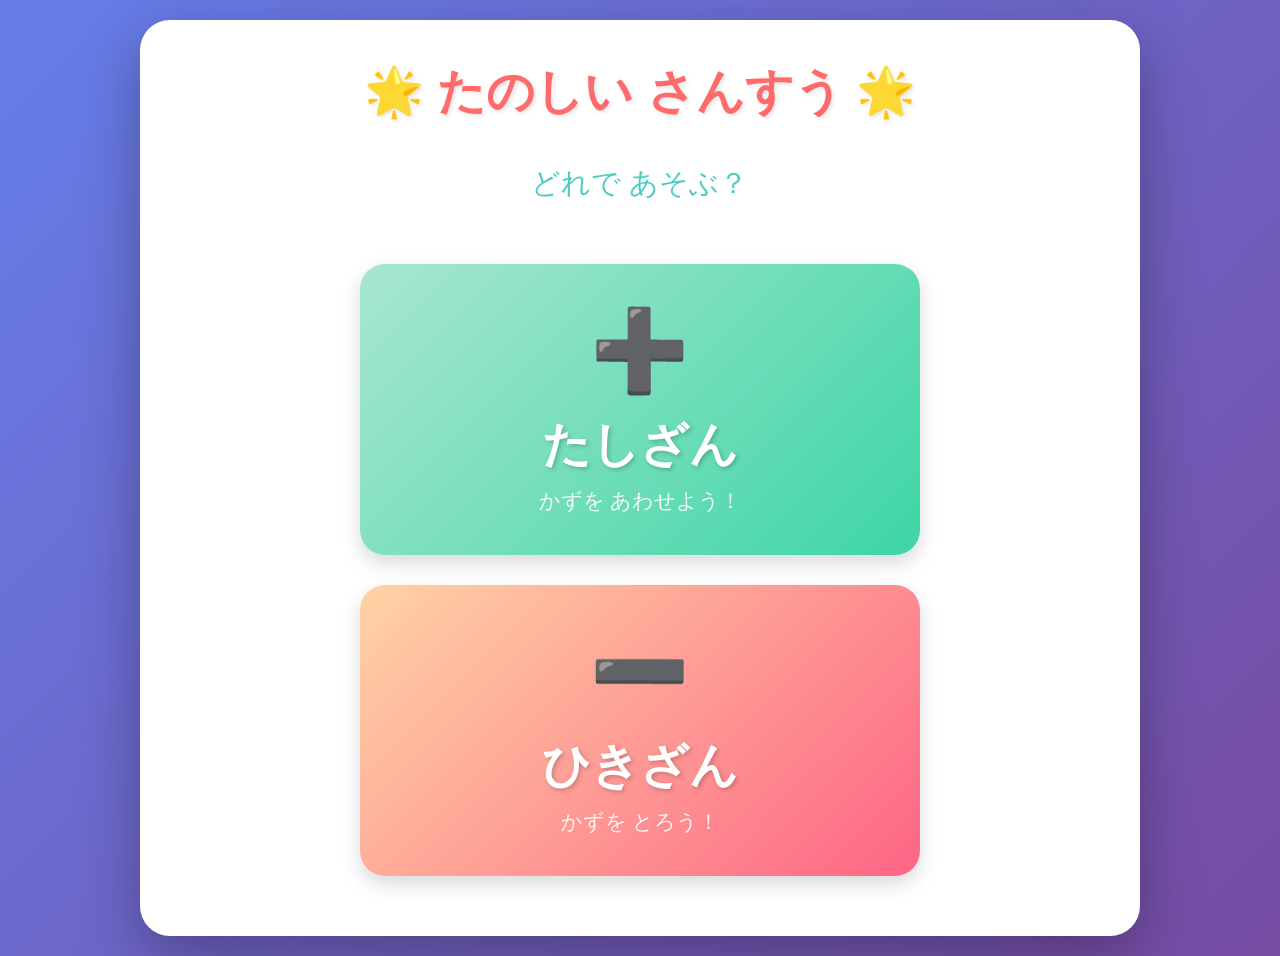
<file: index.html>
<!DOCTYPE html>
<html lang="ja">
<head>
    <meta charset="UTF-8">
    <meta name="viewport" content="width=device-width, initial-scale=1.0">
    <title>たのしい さんすう 🎓</title>
    <link rel="stylesheet" href="style.css">
    <style>
        .operation-selector {
            display: flex;
            flex-direction: column;
            gap: 30px;
            max-width: 600px;
            margin: 0 auto;
            padding: 20px;
        }

        .operation-card {
            display: block;
            text-decoration: none;
            padding: 40px;
            border-radius: 25px;
            text-align: center;
            transition: all 0.3s;
            box-shadow: 0 8px 20px rgba(0, 0, 0, 0.15);
            position: relative;
            overflow: hidden;
        }

        .operation-card:hover {
            transform: translateY(-5px);
            box-shadow: 0 12px 30px rgba(0, 0, 0, 0.25);
        }

        .operation-card:active {
            transform: translateY(-2px);
        }

        .addition-card {
            background: linear-gradient(135deg, #a8e6cf 0%, #3dd5a7 100%);
        }

        .subtraction-card {
            background: linear-gradient(135deg, #ffd3a5 0%, #fd6585 100%);
        }

        .operation-icon {
            font-size: 5em;
            margin-bottom: 15px;
            display: block;
        }

        .operation-title {
            font-size: 3em;
            font-weight: bold;
            color: white;
            margin-bottom: 10px;
            text-shadow: 2px 2px 4px rgba(0, 0, 0, 0.2);
        }

        .operation-description {
            font-size: 1.3em;
            color: rgba(255, 255, 255, 0.9);
        }

        .main-title {
            text-align: center;
            font-size: 3em;
            color: #ff6b6b;
            margin-bottom: 40px;
            text-shadow: 2px 2px 4px rgba(0, 0, 0, 0.1);
            animation: bounce 2s infinite alternate;
        }

        @keyframes bounce {
            from { transform: translateY(0); }
            to { transform: translateY(-10px); }
        }

        .intro-text {
            text-align: center;
            font-size: 1.8em;
            color: #4ecdc4;
            margin-bottom: 40px;
        }

        @media (max-width: 768px) {
            .main-title {
                font-size: 2em;
            }

            .intro-text {
                font-size: 1.4em;
            }

            .operation-title {
                font-size: 2.5em;
            }

            .operation-icon {
                font-size: 4em;
            }

            .operation-description {
                font-size: 1.1em;
            }
        }
    </style>
</head>
<body>
    <div class="container">
        <h1 class="main-title">🌟 たのしい さんすう 🌟</h1>

        <p class="intro-text">どれで あそぶ？</p>

        <div class="operation-selector">
            <a href="addition.html" class="operation-card addition-card">
                <span class="operation-icon">➕</span>
                <div class="operation-title">たしざん</div>
                <div class="operation-description">かずを あわせよう！</div>
            </a>

            <a href="subtraction.html" class="operation-card subtraction-card">
                <span class="operation-icon">➖</span>
                <div class="operation-title">ひきざん</div>
                <div class="operation-description">かずを とろう！</div>
            </a>
        </div>
    </div>
</body>
</html>
</file>
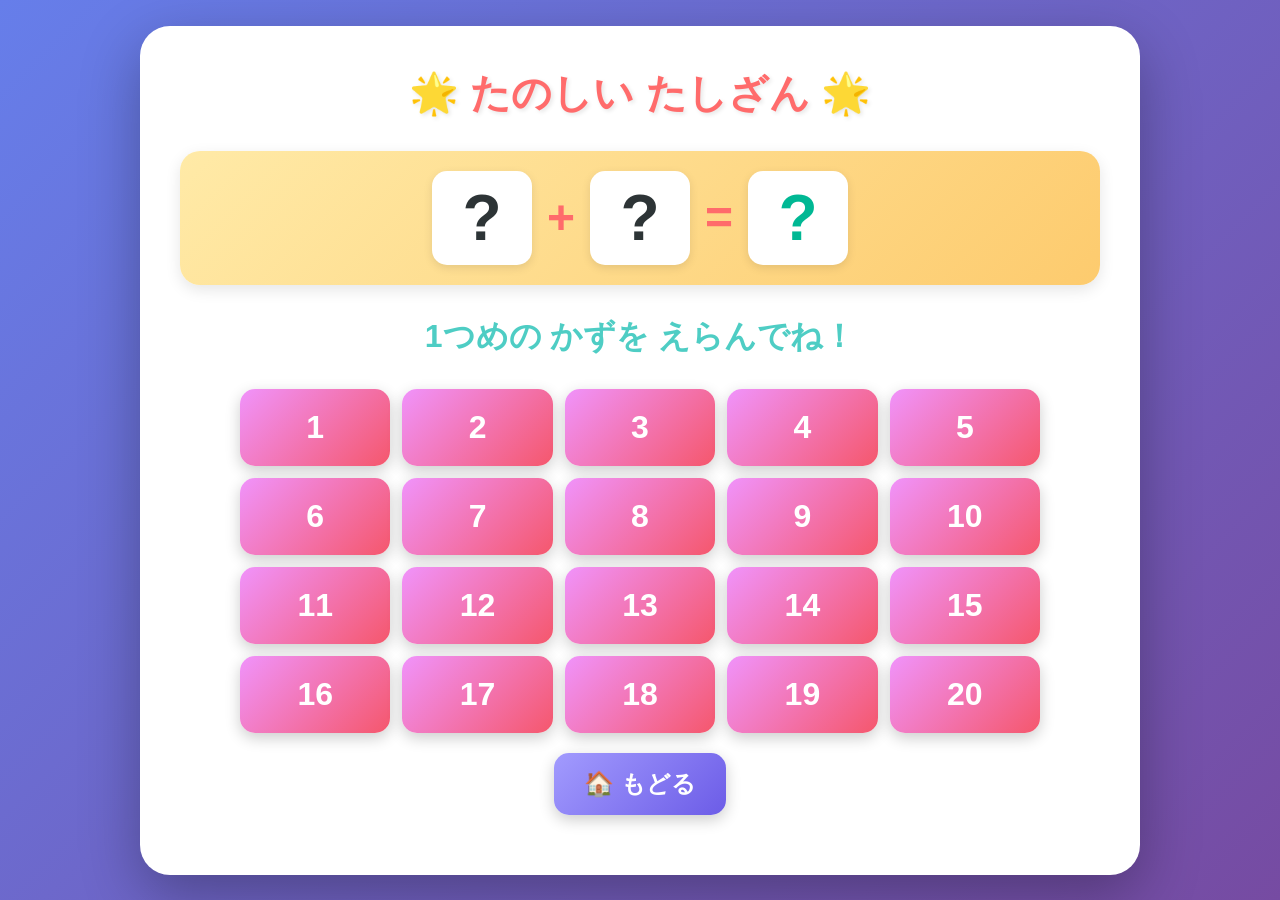
<file: addition.html>
<!DOCTYPE html>
<html lang="ja">
<head>
    <meta charset="UTF-8">
    <meta name="viewport" content="width=device-width, initial-scale=1.0">
    <title>たのしい たしざん 🍎</title>
    <link rel="stylesheet" href="style.css">
</head>
<body>
    <div class="container">
        <h1 class="title">🌟 たのしい たしざん 🌟</h1>

        <!-- 式の表示エリア -->
        <div class="equation-display">
            <span class="equation-num" id="num1">?</span>
            <span class="equation-operator">+</span>
            <span class="equation-num" id="num2">?</span>
            <span class="equation-operator">=</span>
            <span class="equation-result" id="result">?</span>
        </div>

        <!-- Step 1: 数字を選ぶ -->
        <div id="step1" class="step active">
            <h2 class="question" id="questionText">1つめの かずを えらんでね！</h2>
            <div class="number-buttons">
                <button class="num-btn" onclick="selectNumber(1)">1</button>
                <button class="num-btn" onclick="selectNumber(2)">2</button>
                <button class="num-btn" onclick="selectNumber(3)">3</button>
                <button class="num-btn" onclick="selectNumber(4)">4</button>
                <button class="num-btn" onclick="selectNumber(5)">5</button>
                <button class="num-btn" onclick="selectNumber(6)">6</button>
                <button class="num-btn" onclick="selectNumber(7)">7</button>
                <button class="num-btn" onclick="selectNumber(8)">8</button>
                <button class="num-btn" onclick="selectNumber(9)">9</button>
                <button class="num-btn" onclick="selectNumber(10)">10</button>
                <button class="num-btn" onclick="selectNumber(11)">11</button>
                <button class="num-btn" onclick="selectNumber(12)">12</button>
                <button class="num-btn" onclick="selectNumber(13)">13</button>
                <button class="num-btn" onclick="selectNumber(14)">14</button>
                <button class="num-btn" onclick="selectNumber(15)">15</button>
                <button class="num-btn" onclick="selectNumber(16)">16</button>
                <button class="num-btn" onclick="selectNumber(17)">17</button>
                <button class="num-btn" onclick="selectNumber(18)">18</button>
                <button class="num-btn" onclick="selectNumber(19)">19</button>
                <button class="num-btn" onclick="selectNumber(20)">20</button>
            </div>
        </div>

        <!-- Step 2: 視覚的に表示 -->
        <div id="step2" class="step">
            <h2 class="visual-title">これを あわせると...</h2>
            <div class="visual-area">
                <div class="number-group">
                    <div class="number-label" id="label1"></div>
                    <div class="ten-frames" id="frames1"></div>
                </div>

                <div class="plus-sign">➕</div>

                <div class="number-group">
                    <div class="number-label" id="label2"></div>
                    <div class="ten-frames" id="frames2"></div>
                </div>
            </div>

            <button class="calculate-btn" onclick="calculateResult()">
                こたえを みる！ 🎈
            </button>
        </div>

        <!-- Step 3: 結果を表示 -->
        <div id="step3" class="step">
            <div class="result-area">
                <h2 class="answer-label">こたえは...</h2>
                <div class="big-answer" id="bigAnswer"></div>
                <div class="answer-explanation">
                    <div class="ten-frames-result" id="resultFrames"></div>
                </div>
            </div>

            <button class="reset-btn" onclick="resetGame()">
                もういちど やる！ 🎉
            </button>
        </div>

        <!-- ホームに戻るボタン -->
        <div style="text-align: center; margin-top: 20px; padding-bottom: 20px;">
            <a href="index.html" class="home-btn">🏠 もどる</a>
        </div>
    </div>

    <script src="script-addition.js"></script>
</body>
</html>
</file>
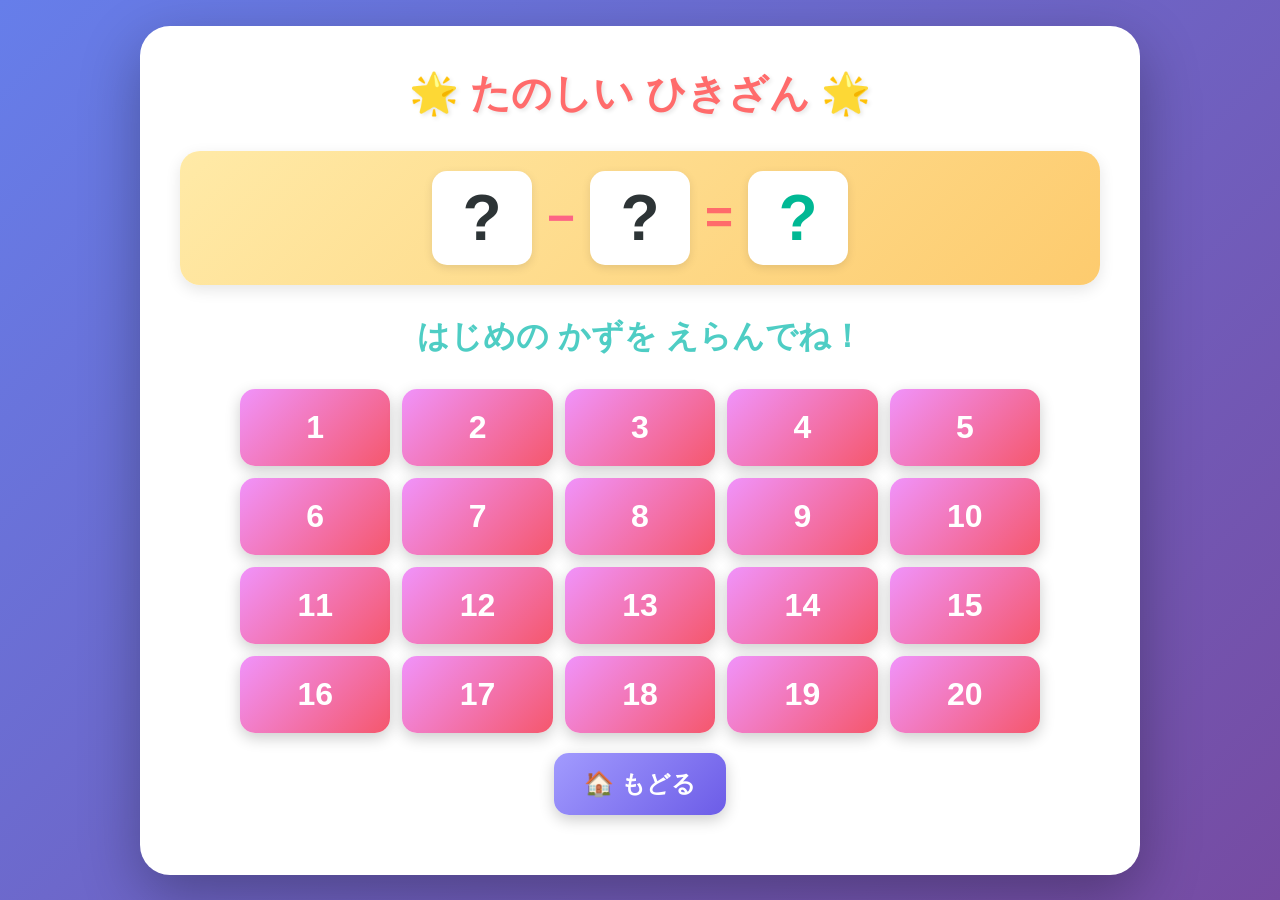
<file: subtraction.html>
<!DOCTYPE html>
<html lang="ja">
<head>
    <meta charset="UTF-8">
    <meta name="viewport" content="width=device-width, initial-scale=1.0">
    <title>たのしい ひきざん 🍎</title>
    <link rel="stylesheet" href="style.css">
    <style>
        /* 引き算専用のスタイル */
        .removed-item {
            opacity: 0.2;
            position: relative;
            filter: grayscale(100%);
        }

        .removed-item::after {
            content: '✕';
            position: absolute;
            top: 50%;
            left: 50%;
            transform: translate(-50%, -50%);
            font-size: 2em;
            color: red;
            font-weight: bold;
        }

        .remaining-item {
            animation: highlight 0.5s;
        }

        @keyframes highlight {
            0%, 100% { transform: scale(1); }
            50% { transform: scale(1.2); }
        }

        .minus-sign {
            font-size: 4em;
            color: #fd6585;
            align-self: center;
            animation: pulse 2s infinite;
        }

        @keyframes pulse {
            0%, 100% { transform: scale(1); }
            50% { transform: scale(1.15); }
        }

        .subtraction-visual {
            display: flex;
            flex-direction: column;
            align-items: center;
            gap: 30px;
        }

        .from-group {
            width: 100%;
        }

        .home-btn {
            display: inline-block;
            padding: 15px 30px;
            background: linear-gradient(135deg, #a29bfe 0%, #6c5ce7 100%);
            color: white;
            text-decoration: none;
            border-radius: 15px;
            font-size: 1.5em;
            font-weight: bold;
            box-shadow: 0 5px 15px rgba(0,0,0,0.2);
            transition: all 0.3s;
        }

        .home-btn:hover {
            transform: scale(1.05);
            box-shadow: 0 8px 20px rgba(0,0,0,0.3);
        }
    </style>
</head>
<body>
    <div class="container">
        <h1 class="title">🌟 たのしい ひきざん 🌟</h1>

        <!-- 式の表示エリア -->
        <div class="equation-display">
            <span class="equation-num" id="num1">?</span>
            <span class="equation-operator" style="color: #fd6585;">−</span>
            <span class="equation-num" id="num2">?</span>
            <span class="equation-operator">=</span>
            <span class="equation-result" id="result">?</span>
        </div>

        <!-- Step 1: 数字を選ぶ -->
        <div id="step1" class="step active">
            <h2 class="question" id="questionText">はじめの かずを えらんでね！</h2>
            <div class="number-buttons">
                <button class="num-btn" onclick="selectNumber(1)">1</button>
                <button class="num-btn" onclick="selectNumber(2)">2</button>
                <button class="num-btn" onclick="selectNumber(3)">3</button>
                <button class="num-btn" onclick="selectNumber(4)">4</button>
                <button class="num-btn" onclick="selectNumber(5)">5</button>
                <button class="num-btn" onclick="selectNumber(6)">6</button>
                <button class="num-btn" onclick="selectNumber(7)">7</button>
                <button class="num-btn" onclick="selectNumber(8)">8</button>
                <button class="num-btn" onclick="selectNumber(9)">9</button>
                <button class="num-btn" onclick="selectNumber(10)">10</button>
                <button class="num-btn" onclick="selectNumber(11)">11</button>
                <button class="num-btn" onclick="selectNumber(12)">12</button>
                <button class="num-btn" onclick="selectNumber(13)">13</button>
                <button class="num-btn" onclick="selectNumber(14)">14</button>
                <button class="num-btn" onclick="selectNumber(15)">15</button>
                <button class="num-btn" onclick="selectNumber(16)">16</button>
                <button class="num-btn" onclick="selectNumber(17)">17</button>
                <button class="num-btn" onclick="selectNumber(18)">18</button>
                <button class="num-btn" onclick="selectNumber(19)">19</button>
                <button class="num-btn" onclick="selectNumber(20)">20</button>
            </div>
        </div>

        <!-- Step 2: 視覚的に表示 -->
        <div id="step2" class="step">
            <h2 class="visual-title">ここから とると...</h2>
            <div class="subtraction-visual">
                <div class="from-group">
                    <div class="number-label" style="text-align: center; font-size: 2.5em; font-weight: bold; color: #ff6b6b; margin-bottom: 15px;">
                        <span id="label1"></span> から <span id="label2"></span> を とる
                    </div>
                    <div class="ten-frames" id="frames1" style="margin: 0 auto;"></div>
                </div>
            </div>

            <button class="calculate-btn" onclick="calculateResult()">
                こたえを みる！ 🎈
            </button>
        </div>

        <!-- Step 3: 結果を表示 -->
        <div id="step3" class="step">
            <div class="result-area">
                <h2 class="answer-label">こたえは...</h2>
                <div class="big-answer" id="bigAnswer"></div>
                <div class="answer-explanation">
                    <p style="font-size: 1.8em; color: #4ecdc4; margin-bottom: 20px;">のこりは これだけ！</p>
                    <div class="ten-frames-result" id="resultFrames"></div>
                </div>
            </div>

            <button class="reset-btn" onclick="resetGame()">
                もういちど やる！ 🎉
            </button>
        </div>

        <!-- ホームに戻るボタン -->
        <div style="text-align: center; margin-top: 20px; padding-bottom: 20px;">
            <a href="index.html" class="home-btn">🏠 もどる</a>
        </div>
    </div>

    <script src="script-subtraction.js"></script>
</body>
</html>
</file>
<file: style.css>
* {
    margin: 0;
    padding: 0;
    box-sizing: border-box;
}

body {
    font-family: 'Arial', 'Comic Sans MS', sans-serif;
    background: linear-gradient(135deg, #667eea 0%, #764ba2 100%);
    min-height: 100vh;
    display: flex;
    justify-content: center;
    align-items: center;
    padding: 20px;
}

.container {
    background: white;
    border-radius: 30px;
    padding: 40px;
    max-width: 1000px;
    width: 100%;
    box-shadow: 0 20px 60px rgba(0, 0, 0, 0.3);
}

.title {
    text-align: center;
    font-size: 2.5em;
    color: #ff6b6b;
    margin-bottom: 20px;
    text-shadow: 2px 2px 4px rgba(0, 0, 0, 0.1);
}

/* 式の表示エリア */
.equation-display {
    display: flex;
    justify-content: center;
    align-items: center;
    gap: 15px;
    margin: 30px 0;
    padding: 20px;
    background: linear-gradient(135deg, #ffeaa7 0%, #fdcb6e 100%);
    border-radius: 20px;
    box-shadow: 0 5px 15px rgba(0, 0, 0, 0.1);
}

.equation-num {
    font-size: 4em;
    font-weight: bold;
    color: #2d3436;
    min-width: 100px;
    text-align: center;
    background: white;
    border-radius: 15px;
    padding: 10px 20px;
    box-shadow: 0 3px 10px rgba(0, 0, 0, 0.1);
}

.equation-operator {
    font-size: 3em;
    font-weight: bold;
    color: #ff6b6b;
}

.equation-result {
    font-size: 4em;
    font-weight: bold;
    color: #00b894;
    min-width: 100px;
    text-align: center;
    background: white;
    border-radius: 15px;
    padding: 10px 20px;
    box-shadow: 0 3px 10px rgba(0, 0, 0, 0.1);
}

.equation-result.revealed {
    animation: celebrate 0.8s;
}

@keyframes celebrate {
    0%, 100% { transform: scale(1) rotate(0deg); }
    25% { transform: scale(1.2) rotate(-5deg); }
    75% { transform: scale(1.2) rotate(5deg); }
}

/* ステップ管理 */
.step {
    display: none;
}

.step.active {
    display: block;
    animation: fadeIn 0.5s;
}

@keyframes fadeIn {
    from { opacity: 0; transform: scale(0.95); }
    to { opacity: 1; transform: scale(1); }
}

/* 質問テキスト */
.question,
.visual-title {
    text-align: center;
    font-size: 2em;
    color: #4ecdc4;
    margin-bottom: 30px;
}

/* 数字ボタン */
.number-buttons {
    display: grid;
    grid-template-columns: repeat(5, 1fr);
    gap: 12px;
    max-width: 800px;
    margin: 0 auto;
}

.num-btn {
    font-size: 2em;
    font-weight: bold;
    padding: 20px;
    border: none;
    border-radius: 15px;
    background: linear-gradient(135deg, #f093fb 0%, #f5576c 100%);
    color: white;
    cursor: pointer;
    transition: all 0.3s;
    box-shadow: 0 5px 15px rgba(0, 0, 0, 0.2);
}

.num-btn:hover {
    transform: scale(1.1);
    box-shadow: 0 8px 25px rgba(0, 0, 0, 0.3);
}

.num-btn:active {
    transform: scale(0.95);
}

/* 視覚的表示エリア */
.visual-area {
    display: flex;
    justify-content: space-around;
    align-items: flex-start;
    margin: 40px 0;
    gap: 20px;
}

.number-group {
    flex: 1;
    display: flex;
    flex-direction: column;
    align-items: center;
}

.number-label {
    font-size: 2.5em;
    font-weight: bold;
    color: #ff6b6b;
    margin-bottom: 15px;
}

/* 10のフレーム表示 */
.ten-frames {
    display: flex;
    flex-direction: column;
    gap: 15px;
}

.ten-frame {
    display: grid;
    grid-template-columns: repeat(5, 1fr);
    gap: 8px;
    padding: 15px;
    background: rgba(78, 205, 196, 0.1);
    border: 3px solid #4ecdc4;
    border-radius: 15px;
}

.ten-frame.partial {
    background: rgba(255, 107, 107, 0.1);
    border-color: #ff6b6b;
}

.frame-item {
    width: 50px;
    height: 50px;
    display: flex;
    justify-content: center;
    align-items: center;
    font-size: 2.5em;
    animation: popIn 0.5s;
}

.frame-item.empty {
    background: rgba(0, 0, 0, 0.05);
    border-radius: 8px;
}

@keyframes popIn {
    0% { transform: scale(0); }
    50% { transform: scale(1.2); }
    100% { transform: scale(1); }
}

.plus-sign {
    font-size: 4em;
    color: #4ecdc4;
    align-self: center;
    animation: pulse 2s infinite;
}

@keyframes pulse {
    0%, 100% { transform: scale(1); }
    50% { transform: scale(1.15); }
}

/* ボタン */
.calculate-btn,
.reset-btn {
    display: block;
    margin: 30px auto;
    font-size: 2em;
    font-weight: bold;
    padding: 25px 50px;
    border: none;
    border-radius: 25px;
    background: linear-gradient(135deg, #ffa751 0%, #ffe259 100%);
    color: #333;
    cursor: pointer;
    box-shadow: 0 8px 20px rgba(0, 0, 0, 0.2);
    transition: all 0.3s;
}

.calculate-btn:hover,
.reset-btn:hover {
    transform: scale(1.05);
    box-shadow: 0 10px 30px rgba(0, 0, 0, 0.3);
}

.calculate-btn:active,
.reset-btn:active {
    transform: scale(0.98);
}

/* 結果表示エリア */
.result-area {
    text-align: center;
}

.answer-label {
    font-size: 2.5em;
    color: #4ecdc4;
    margin-bottom: 20px;
}

.big-answer {
    font-size: 7em;
    font-weight: bold;
    color: #ff6b6b;
    text-shadow: 3px 3px 6px rgba(0, 0, 0, 0.2);
    margin: 20px 0;
    animation: celebrate 0.8s;
}

.answer-explanation {
    margin: 40px 0;
}

.ten-frames-result {
    display: flex;
    flex-direction: column;
    align-items: center;
    gap: 15px;
}

.reset-btn {
    background: linear-gradient(135deg, #667eea 0%, #764ba2 100%);
    color: white;
}

/* レスポンシブ対応 */
@media (max-width: 900px) {
    .title {
        font-size: 2em;
    }

    .equation-display {
        gap: 10px;
    }

    .equation-num,
    .equation-result {
        font-size: 3em;
        min-width: 80px;
        padding: 8px 15px;
    }

    .equation-operator {
        font-size: 2.5em;
    }

    .number-buttons {
        grid-template-columns: repeat(4, 1fr);
        gap: 10px;
    }

    .num-btn {
        font-size: 1.5em;
        padding: 15px;
    }

    .visual-area {
        flex-direction: column;
        align-items: center;
    }

    .plus-sign {
        transform: rotate(90deg);
        margin: 20px 0;
    }

    .frame-item {
        width: 40px;
        height: 40px;
        font-size: 2em;
    }
}

@media (max-width: 600px) {
    .container {
        padding: 20px;
    }

    .title {
        font-size: 1.5em;
    }

    .equation-num,
    .equation-result {
        font-size: 2em;
        min-width: 60px;
        padding: 5px 10px;
    }

    .equation-operator {
        font-size: 2em;
    }

    .number-buttons {
        grid-template-columns: repeat(4, 1fr);
        gap: 8px;
    }

    .num-btn {
        font-size: 1.3em;
        padding: 12px;
    }

    .question,
    .visual-title {
        font-size: 1.5em;
    }

    .number-label {
        font-size: 2em;
    }

    .frame-item {
        width: 35px;
        height: 35px;
        font-size: 1.8em;
    }

    .ten-frame {
        gap: 5px;
        padding: 10px;
    }

    .big-answer {
        font-size: 5em;
    }

    .calculate-btn,
    .reset-btn {
        font-size: 1.5em;
        padding: 20px 40px;
    }
}

/* ホームボタン */
.home-btn {
    display: inline-block;
    padding: 15px 30px;
    background: linear-gradient(135deg, #a29bfe 0%, #6c5ce7 100%);
    color: white;
    text-decoration: none;
    border-radius: 15px;
    font-size: 1.5em;
    font-weight: bold;
    box-shadow: 0 5px 15px rgba(0,0,0,0.2);
    transition: all 0.3s;
}

.home-btn:hover {
    transform: scale(1.05);
    box-shadow: 0 8px 20px rgba(0,0,0,0.3);
}

.home-btn:active {
    transform: scale(0.98);
}
</file>
